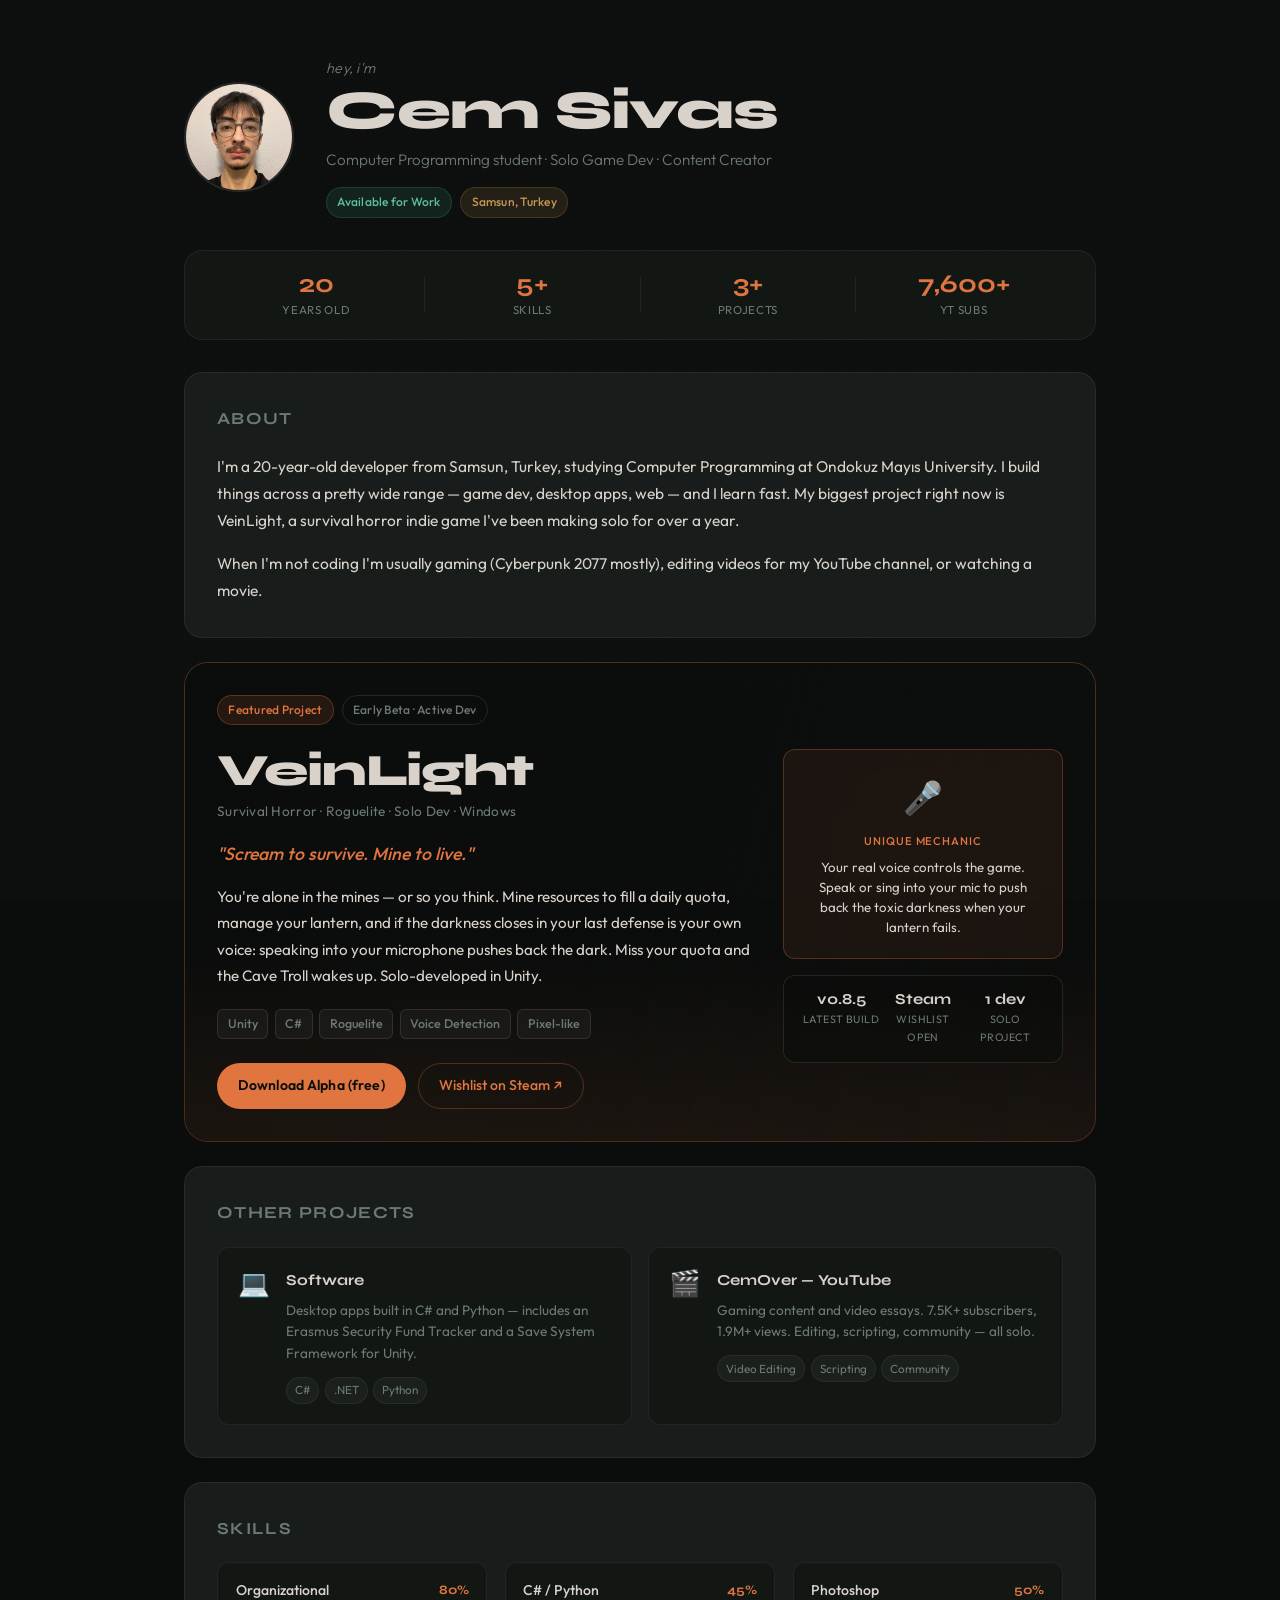
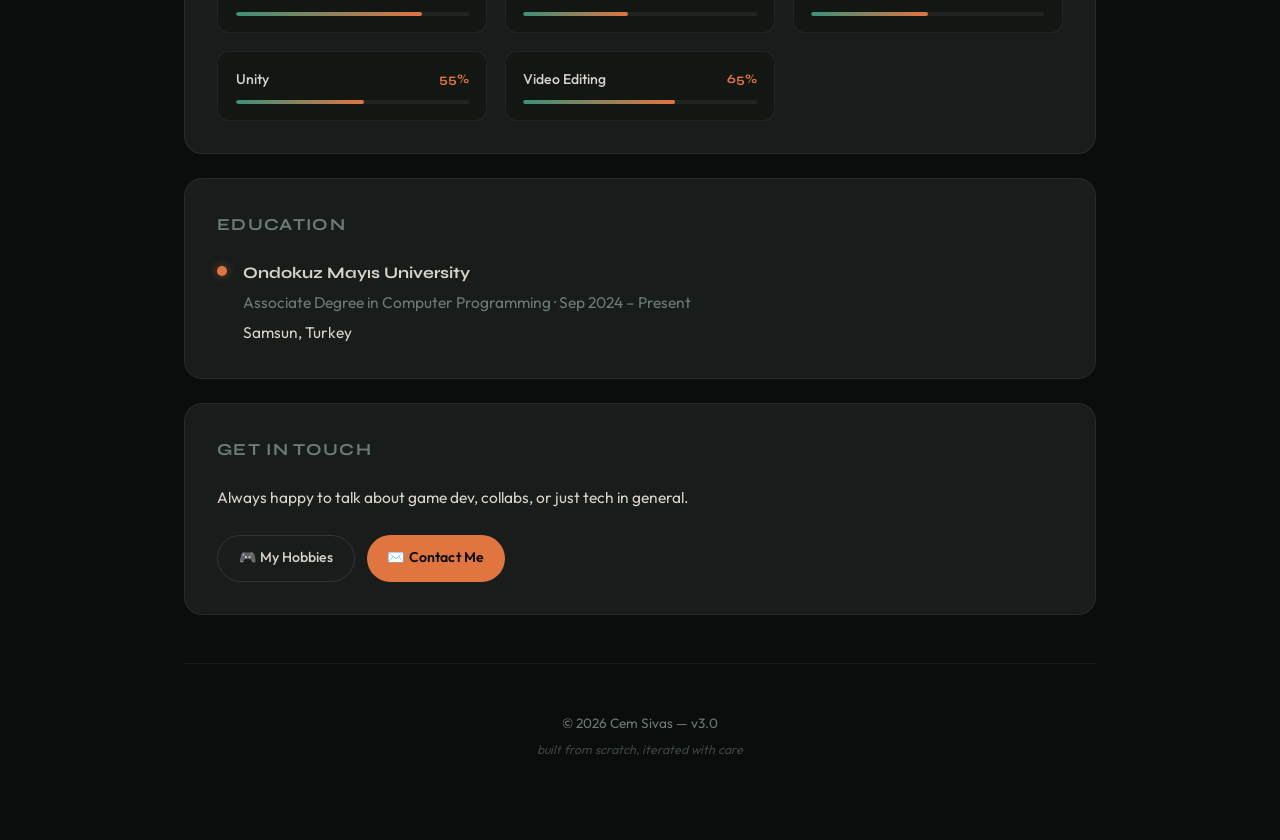
<file: index.html>
<!DOCTYPE html>
<html lang="en">
<head>
  <meta charset="UTF-8">
  <meta name="viewport" content="width=device-width, initial-scale=1.0">
  <title>Hayri Cem Sivas</title>
  <link rel="preconnect" href="https://fonts.googleapis.com">
  <link rel="preconnect" href="https://fonts.gstatic.com" crossorigin>
  <link href="https://fonts.googleapis.com/css2?family=Syne:wght@700;800&family=Outfit:ital,wght@0,300;0,400;0,500;1,300&display=swap" rel="stylesheet">
  <link rel="stylesheet" href="style.css">
</head>
<body>

  <div class="grain"></div>

  <div class="container">

    <header>
      <div class="header-inner">
        <img
          src="./assets/ProfilePhotov2.jpeg"
          alt="Cem Sivas"
          class="profile-img"
          onclick="window.location.href='./public/myScreenshots.html'"
        >
        <div class="header-text">
          <p class="header-pre">hey, i'm</p>
          <h1>Cem Sivas</h1>
          <p class="tagline">Computer Programming student · Solo Game Dev · Content Creator</p>
          <div class="header-badges">
            <span class="badge badge-green">Available for Work</span>
            <span class="badge badge-amber">Samsun, Turkey</span>
          </div>
        </div>
      </div>
    </header>

    <section class="stats-row">
      <div class="stat">
        <span class="stat-n" data-target="20">0</span>
        <span class="stat-l">years old</span>
      </div>
      <div class="stat-div"></div>
      <div class="stat">
        <span class="stat-n" data-target="5" data-suffix="+">0</span>
        <span class="stat-l">skills</span>
      </div>
      <div class="stat-div"></div>
      <div class="stat">
        <span class="stat-n" data-target="3" data-suffix="+">0</span>
        <span class="stat-l">projects</span>
      </div>
      <div class="stat-div"></div>
      <div class="stat">
        <span class="stat-n" data-target="7600" data-suffix="+">0</span>
        <span class="stat-l">yt subs</span>
      </div>
    </section>

    <main>

      <section class="section" id="about">
        <div class="section-card">
          <h2>About</h2>
          <p>I'm a 20-year-old developer from Samsun, Turkey, studying Computer Programming at Ondokuz Mayıs University. I build things across a pretty wide range — game dev, desktop apps, web — and I learn fast. My biggest project right now is VeinLight, a survival horror indie game I've been making solo for over a year.</p>
          <p style="margin-top:1rem">When I'm not coding I'm usually gaming (Cyberpunk 2077 mostly), editing videos for my YouTube channel, or watching a movie.</p>
        </div>
      </section>

      <!-- VEINLIGHT FEATURED -->
      <section class="section" id="veinlight">
        <div class="veinlight-card">
          <div class="vl-eyebrow">
            <span class="badge badge-ember">Featured Project</span>
            <span class="badge badge-outline">Early Beta · Active Dev</span>
          </div>

          <div class="vl-main">
            <div class="vl-info">
              <h2 class="vl-title">VeinLight</h2>
              <p class="vl-subtitle">Survival Horror · Roguelite · Solo Dev · Windows</p>
              <p class="vl-tagline">"Scream to survive. Mine to live."</p>
              <p class="vl-desc">
                You're alone in the mines — or so you think. Mine resources to fill a daily quota, manage your lantern, and if the darkness closes in your last defense is your own voice: speaking into your microphone pushes back the dark. Miss your quota and the Cave Troll wakes up. Solo-developed in Unity.
              </p>
              <div class="vl-tags">
                <span class="vtag">Unity</span>
                <span class="vtag">C#</span>
                <span class="vtag">Roguelite</span>
                <span class="vtag">Voice Detection</span>
                <span class="vtag">Pixel-like</span>
              </div>
              <div class="vl-ctas">
                <a href="https://cemgo.itch.io/veinlight" target="_blank" class="btn-primary">Download Alpha (free)</a>
                <a href="https://store.steampowered.com/app/4291310/VeinLight" target="_blank" class="btn-secondary-ember">Wishlist on Steam ↗</a>
              </div>
            </div>
            <div class="vl-feature-box">
              <div class="vl-mechanic">
                <span class="vl-mic-icon">🎤</span>
                <p class="vl-mechanic-label">Unique Mechanic</p>
                <p class="vl-mechanic-text">Your real voice controls the game. Speak or sing into your mic to push back the toxic darkness when your lantern fails.</p>
              </div>
              <div class="vl-stat-mini">
                <div>
                  <span class="vl-n">v0.8.5</span>
                  <span class="vl-nl">latest build</span>
                </div>
                <div>
                  <span class="vl-n">Steam</span>
                  <span class="vl-nl">wishlist open</span>
                </div>
                <div>
                  <span class="vl-n">1 dev</span>
                  <span class="vl-nl">solo project</span>
                </div>
              </div>
            </div>
          </div>
        </div>
      </section>

      <!-- OTHER PROJECTS -->
      <section class="section" id="projects">
        <div class="section-card">
          <h2>Other Projects</h2>
          <div class="proj-grid">

            <a href="https://github.com/cemsvs" target="_blank" class="proj-card">
              <span class="proj-icon">💻</span>
              <div>
                <h3>Software</h3>
                <p>Desktop apps built in C# and Python — includes an Erasmus Security Fund Tracker and a Save System Framework for Unity.</p>
                <div class="proj-tags">
                  <span>C#</span><span>.NET</span><span>Python</span>
                </div>
              </div>
            </a>

            <a href="https://www.youtube.com/@CemOver" target="_blank" class="proj-card">
              <span class="proj-icon">🎬</span>
              <div>
                <h3>CemOver — YouTube</h3>
                <p>Gaming content and video essays. 7.5K+ subscribers, 1.9M+ views. Editing, scripting, community — all solo.</p>
                <div class="proj-tags">
                  <span>Video Editing</span><span>Scripting</span><span>Community</span>
                </div>
              </div>
            </a>

          </div>
        </div>
      </section>

      <section class="section" id="skills">
        <div class="section-card">
          <h2>Skills</h2>
          <div class="skills-grid">
            <div class="skill-item">
              <div class="skill-header">
                <span class="skill-name">Organizational</span>
                <span class="skill-pct">80%</span>
              </div>
              <div class="skill-track"><div class="skill-fill" data-skill="80"></div></div>
            </div>
            <div class="skill-item">
              <div class="skill-header">
                <span class="skill-name">C# / Python</span>
                <span class="skill-pct">45%</span>
              </div>
              <div class="skill-track"><div class="skill-fill" data-skill="45"></div></div>
            </div>
            <div class="skill-item">
              <div class="skill-header">
                <span class="skill-name">Photoshop</span>
                <span class="skill-pct">50%</span>
              </div>
              <div class="skill-track"><div class="skill-fill" data-skill="50"></div></div>
            </div>
            <div class="skill-item">
              <div class="skill-header">
                <span class="skill-name">Unity</span>
                <span class="skill-pct">55%</span>
              </div>
              <div class="skill-track"><div class="skill-fill" data-skill="55"></div></div>
            </div>
            <div class="skill-item">
              <div class="skill-header">
                <span class="skill-name">Video Editing</span>
                <span class="skill-pct">65%</span>
              </div>
              <div class="skill-track"><div class="skill-fill" data-skill="65"></div></div>
            </div>
          </div>
        </div>
      </section>

      <section class="section" id="education">
        <div class="section-card">
          <h2>Education</h2>
          <div class="edu-item">
            <div class="edu-dot"></div>
            <div>
              <h3>Ondokuz Mayıs University</h3>
              <p class="edu-sub">Associate Degree in Computer Programming · Sep 2024 – Present</p>
              <p class="edu-loc">Samsun, Turkey</p>
            </div>
          </div>
        </div>
      </section>

      <section class="section" id="contact">
        <div class="section-card contact-section">
          <h2>Get in Touch</h2>
          <p>Always happy to talk about game dev, collabs, or just tech in general.</p>
          <div class="btn-row">
            <a href="./public/myHobbies.html" class="btn-ghost">🎮 My Hobbies</a>
            <a href="./public/contact.html" class="btn-primary">✉️ Contact Me</a>
          </div>
        </div>
      </section>

    </main>

    <footer>
      <p>© 2026 Cem Sivas — v3.0</p>
      <p class="footer-sub">built from scratch, iterated with care</p>
    </footer>

  </div>

  <script src="script.js"></script>
</body>
</html>
</file>
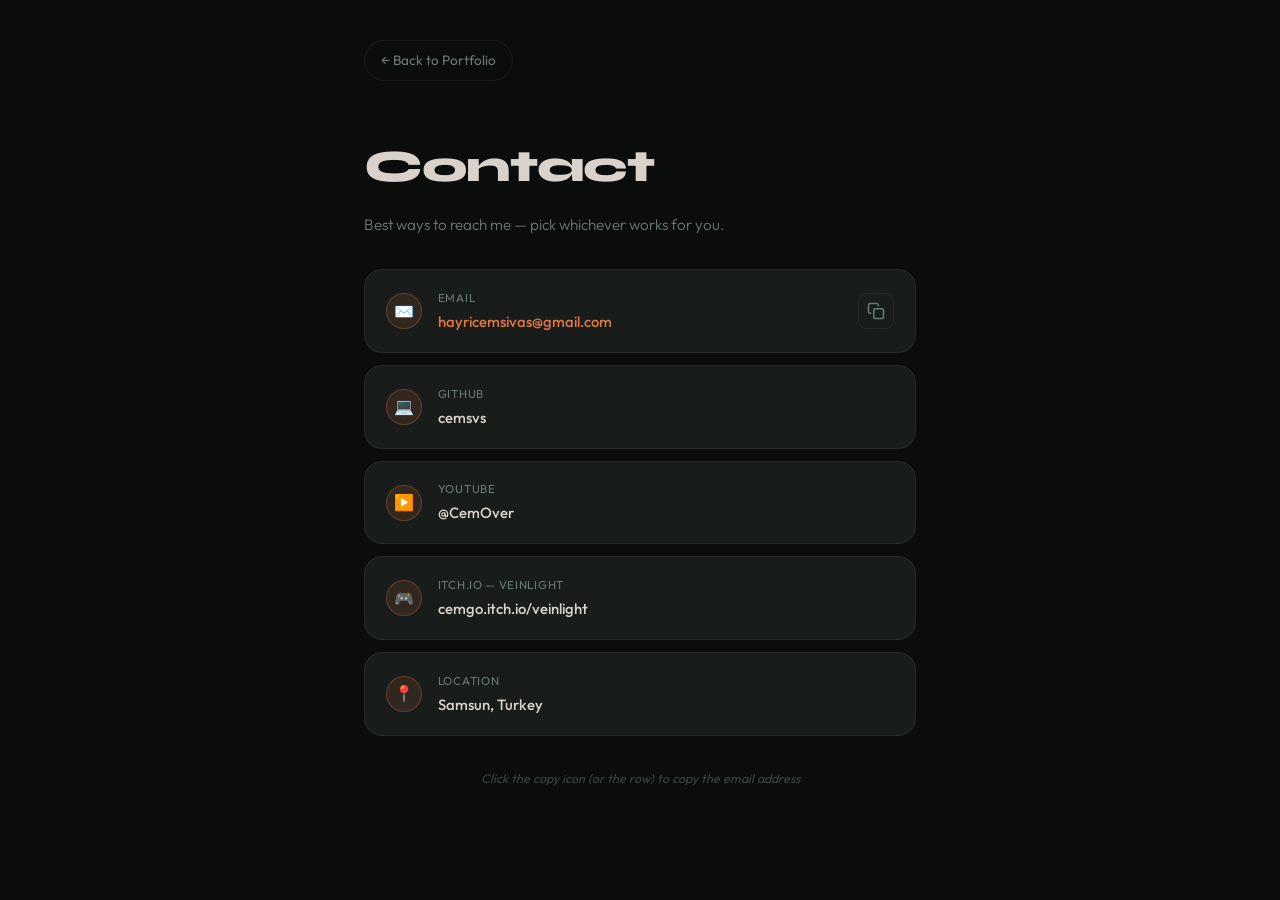
<file: public/contact.html>
<!DOCTYPE html>
<html lang="en">
<head>
  <meta charset="UTF-8">
  <meta name="viewport" content="width=device-width, initial-scale=1.0">
  <title>Contact — Cem Sivas</title>
  <link rel="preconnect" href="https://fonts.googleapis.com">
  <link rel="preconnect" href="https://fonts.gstatic.com" crossorigin>
  <link href="https://fonts.googleapis.com/css2?family=Syne:wght@700;800&family=Outfit:ital,wght@0,300;0,400;0,500;1,300&display=swap" rel="stylesheet">
  <style>
    *, *::before, *::after { margin: 0; padding: 0; box-sizing: border-box; }

    :root {
      --bg: #0b0d0c; --surface: #131714; --card: #181d1b;
      --border: rgba(255,255,255,0.06); --border-md: rgba(255,255,255,0.10);
      --ember: #e07540; --ember-dim: rgba(224,117,64,0.12); --ember-mid: rgba(224,117,64,0.30);
      --teal: #3a9178; --text: #d8d2cb; --text-muted: #6c7a75; --text-dim: #3a4642;
      --radius-md: 12px; --radius-lg: 18px;
    }

    body {
      font-family: 'Outfit', sans-serif;
      background-color: var(--bg);
      color: var(--text);
      min-height: 100vh;
      line-height: 1.7;
      -webkit-font-smoothing: antialiased;
    }

    .container {
      max-width: 600px;
      margin: 0 auto;
      padding: 2.5rem 1.5rem 4rem;
    }

    .back-btn {
      display: inline-flex;
      align-items: center;
      gap: 0.4rem;
      font-size: 0.85rem;
      color: var(--text-muted);
      text-decoration: none;
      border: 1px solid var(--border);
      border-radius: 999px;
      padding: 0.5rem 1rem;
      margin-bottom: 3rem;
      transition: color 0.2s, border-color 0.2s;
    }

    .back-btn:hover { color: var(--text); border-color: var(--border-md); }

    .page-header { margin-bottom: 2rem; }

    .page-header h1 {
      font-family: 'Syne', sans-serif;
      font-weight: 800;
      font-size: clamp(2rem, 5vw, 2.8rem);
      letter-spacing: -0.03em;
      color: var(--text);
      margin-bottom: 0.4rem;
    }

    .page-header p { font-size: 0.95rem; color: var(--text-muted); font-weight: 300; }

    .contact-list {
      display: flex;
      flex-direction: column;
      gap: 0.75rem;
      margin-bottom: 2rem;
    }

    .contact-item {
      display: flex;
      align-items: center;
      gap: 1rem;
      background: var(--card);
      border: 1px solid var(--border);
      border-radius: var(--radius-lg);
      padding: 1.1rem 1.3rem;
      text-decoration: none;
      color: inherit;
      transition: border-color 0.2s, background 0.2s;
    }

    .contact-item:hover { border-color: var(--border-md); background: #1d2220; }

    /* Email satırı için imleç ve göreceli konum */
    .email-copy-item {
      cursor: pointer;
      position: relative;
    }

    .ci-icon {
      width: 36px;
      height: 36px;
      border-radius: 50%;
      background: var(--ember-dim);
      border: 1px solid var(--ember-mid);
      display: flex;
      align-items: center;
      justify-content: center;
      font-size: 1rem;
      flex-shrink: 0;
    }

    /* Yazı bloğu */
    .ci-info {
      flex: 1;
      min-width: 0;
    }

    .ci-label {
      font-size: 0.72rem;
      text-transform: uppercase;
      letter-spacing: 0.06em;
      color: var(--text-muted);
      margin-bottom: 0.1rem;
    }

    .ci-value {
      font-size: 0.93rem;
      color: var(--text);
      font-weight: 500;
    }

    .ci-value.accent { color: var(--ember); }

    /* Kopyalama butonu — kutunun sağ içinde sabit */
    .copy-btn {
      flex-shrink: 0;
      width: 36px;
      height: 36px;
      display: flex;
      align-items: center;
      justify-content: center;
      background: transparent;
      border: 1px solid var(--border);
      border-radius: 8px;
      color: var(--text-muted);
      cursor: pointer;
      transition: color 0.2s, border-color 0.2s, background 0.2s;
    }

    .copy-btn:hover {
      color: var(--text);
      border-color: var(--border-md);
      background: rgba(255,255,255,0.03);
    }

    /* Kopyalandı durumu */
    .copy-btn.copied {
      color: var(--teal);
      border-color: rgba(58,145,120,0.4);
      background: rgba(58,145,120,0.08);
    }

    .copy-btn svg {
      display: block;
    }

    .copy-note {
      font-size: 0.78rem;
      color: var(--text-dim);
      text-align: center;
      font-style: italic;
      margin-top: 1.5rem;
    }

    @media (max-width: 480px) {
      .container { padding: 2rem 1rem 3rem; }
    }
  </style>
</head>
<body>
  <div class="container">
    <a href="../index.html" class="back-btn">← Back to Portfolio</a>

    <div class="page-header">
      <h1>Contact</h1>
      <p>Best ways to reach me — pick whichever works for you.</p>
    </div>

    <div class="contact-list">

      <!-- Email satırı — artık link değil, kopyalama odaklı -->
      <div class="contact-item email-copy-item" id="email-item">
        <div class="ci-icon">✉️</div>
        <div class="ci-info">
          <div class="ci-label">Email</div>
          <div class="ci-value accent">hayricemsivas@gmail.com</div>
        </div>
        <button class="copy-btn" aria-label="Copy email" title="Copy email">
          <!-- Kopyalama ikonu -->
          <svg width="18" height="18" viewBox="0 0 24 24" fill="none" stroke="currentColor" stroke-width="2" stroke-linecap="round" stroke-linejoin="round">
            <rect x="9" y="9" width="13" height="13" rx="2" ry="2"></rect>
            <path d="M5 15H4a2 2 0 0 1-2-2V4a2 2 0 0 1 2-2h9a2 2 0 0 1 2 2v1"></path>
          </svg>
        </button>
      </div>

      <a href="https://github.com/cemsvs" target="_blank" class="contact-item">
        <div class="ci-icon">💻</div>
        <div class="ci-info">
          <div class="ci-label">GitHub</div>
          <div class="ci-value">cemsvs</div>
        </div>
      </a>

      <a href="https://www.youtube.com/@CemOver" target="_blank" class="contact-item">
        <div class="ci-icon">▶️</div>
        <div class="ci-info">
          <div class="ci-label">YouTube</div>
          <div class="ci-value">@CemOver</div>
        </div>
      </a>

      <a href="https://cemgo.itch.io/veinlight" target="_blank" class="contact-item">
        <div class="ci-icon">🎮</div>
        <div class="ci-info">
          <div class="ci-label">itch.io — VeinLight</div>
          <div class="ci-value">cemgo.itch.io/veinlight</div>
        </div>
      </a>

      <div class="contact-item" style="cursor: default;">
        <div class="ci-icon">📍</div>
        <div class="ci-info">
          <div class="ci-label">Location</div>
          <div class="ci-value">Samsun, Turkey</div>
        </div>
      </div>

    </div>

    <p class="copy-note" id="copy-note">Click the copy icon (or the row) to copy the email address</p>
  </div>

  <script>
    (function() {
      const emailItem = document.getElementById('email-item');
      const copyBtn = emailItem.querySelector('.copy-btn');
      const noteEl = document.getElementById('copy-note');
      const emailAddress = 'hayricemsivas@gmail.com';

      // SVG şablonları
      const iconCopy = `<svg width="18" height="18" viewBox="0 0 24 24" fill="none" stroke="currentColor" stroke-width="2" stroke-linecap="round" stroke-linejoin="round">
        <rect x="9" y="9" width="13" height="13" rx="2" ry="2"></rect>
        <path d="M5 15H4a2 2 0 0 1-2-2V4a2 2 0 0 1 2-2h9a2 2 0 0 1 2 2v1"></path>
      </svg>`;

      const iconCheck = `<svg width="18" height="18" viewBox="0 0 24 24" fill="none" stroke="currentColor" stroke-width="2.5" stroke-linecap="round" stroke-linejoin="round">
        <polyline points="20 6 9 17 4 12"></polyline>
      </svg>`;

      let feedbackTimer = null;

      function copyEmail() {
        navigator.clipboard.writeText(emailAddress).then(function() {
          // Buton görünümünü güncelle
          copyBtn.classList.add('copied');
          copyBtn.innerHTML = iconCheck;

          // Alt metni güncelle
          noteEl.textContent = '✓ Copied to clipboard!';
          noteEl.style.color = '#3a9178';

          // Eski zamanlayıcıyı temizle
          if (feedbackTimer) clearTimeout(feedbackTimer);

          // 2 saniye sonra eski haline dön
          feedbackTimer = setTimeout(function() {
            copyBtn.classList.remove('copied');
            copyBtn.innerHTML = iconCopy;
            noteEl.textContent = 'Click the copy icon (or the row) to copy the email address';
            noteEl.style.color = '';
          }, 2000);

        }).catch(function() {
          // Clipboard API desteklenmezse mailto'ya yönlendir
          window.location.href = 'mailto:' + emailAddress;
        });
      }

      // Butona tıklandığında
      copyBtn.addEventListener('click', function(e) {
        e.stopPropagation(); // satırın click'i ile çakışmasın
        copyEmail();
      });

      // Satırın geri kalanına tıklandığında da kopyala
      emailItem.addEventListener('click', function(e) {
        // Butona tıklanmadıysa çalışsın
        if (!e.target.closest('.copy-btn')) {
          copyEmail();
        }
      });

    })();
  </script>
</body>
</html>
</file>
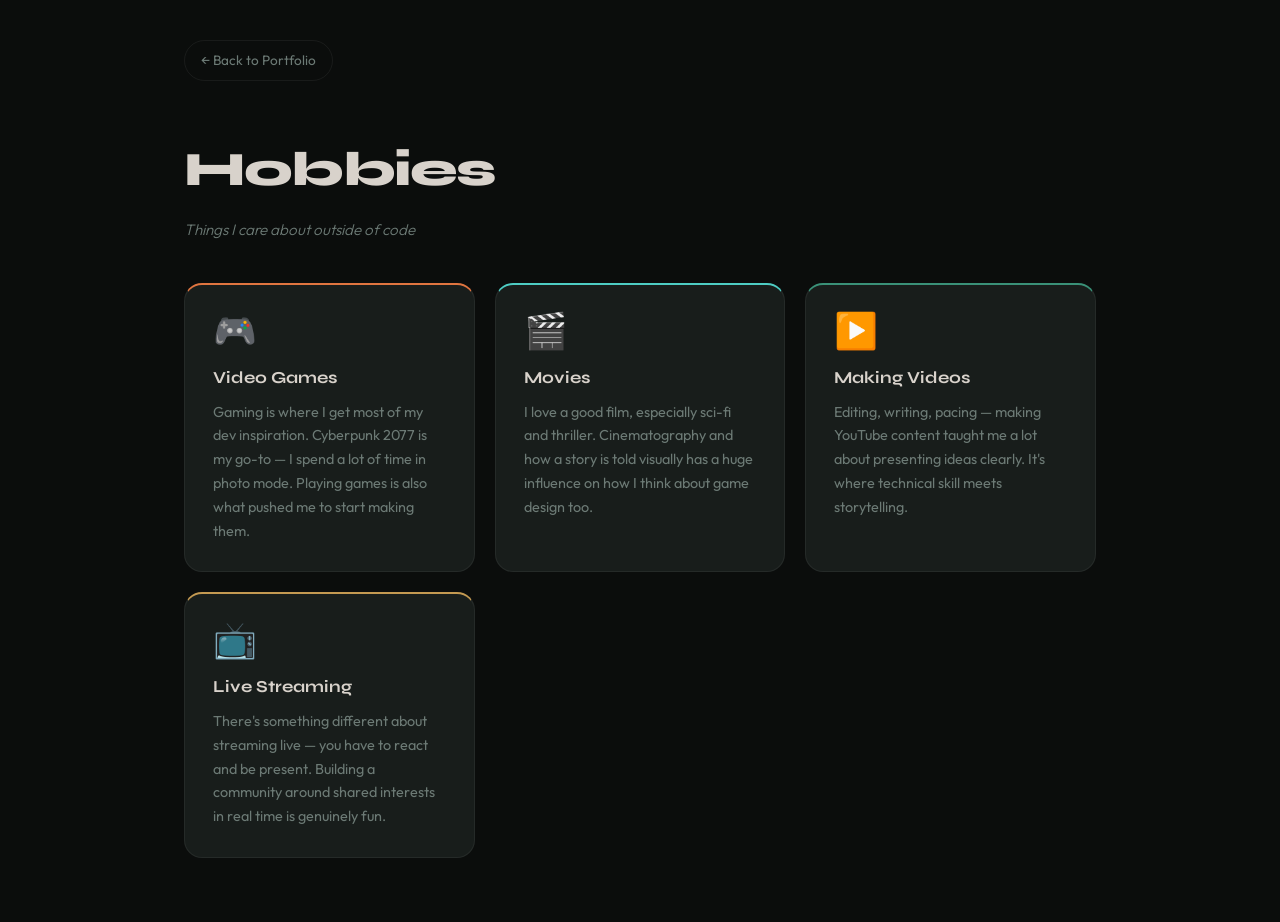
<file: public/myHobbies.html>
<!DOCTYPE html>
<html lang="en">
<head>
  <meta charset="UTF-8">
  <meta name="viewport" content="width=device-width, initial-scale=1.0">
  <title>Hobbies — Cem Sivas</title>
  <link rel="preconnect" href="https://fonts.googleapis.com">
  <link rel="preconnect" href="https://fonts.gstatic.com" crossorigin>
  <link href="https://fonts.googleapis.com/css2?family=Syne:wght@700;800&family=Outfit:ital,wght@0,300;0,400;0,500;1,300&display=swap" rel="stylesheet">
  <style>
    *, *::before, *::after { margin: 0; padding: 0; box-sizing: border-box; }

    :root {
      --bg: #0b0d0c; --surface: #131714; --card: #181d1b;
      --border: rgba(255,255,255,0.06); --border-md: rgba(255,255,255,0.10);
      --ember: #e07540; --ember-dim: rgba(224,117,64,0.12); --ember-mid: rgba(224,117,64,0.30);
      --teal: #3a9178; --text: #d8d2cb; --text-muted: #6c7a75; --text-dim: #3a4642;
      --radius-md: 12px; --radius-lg: 18px; --radius-xl: 24px;
    }

    html { scroll-behavior: smooth; }

    body {
      font-family: 'Outfit', sans-serif;
      background-color: var(--bg);
      color: var(--text);
      min-height: 100vh;
      line-height: 1.7;
      -webkit-font-smoothing: antialiased;
    }

    .container {
      max-width: 960px;
      margin: 0 auto;
      padding: 2.5rem 1.5rem 4rem;
    }

    .back-btn {
      display: inline-flex;
      align-items: center;
      gap: 0.4rem;
      font-size: 0.85rem;
      color: var(--text-muted);
      text-decoration: none;
      border: 1px solid var(--border);
      border-radius: 999px;
      padding: 0.5rem 1rem;
      margin-bottom: 3rem;
      transition: color 0.2s, border-color 0.2s;
    }

    .back-btn:hover { color: var(--text); border-color: var(--border-md); }

    .page-header { margin-bottom: 2.5rem; }

    .page-header h1 {
      font-family: 'Syne', sans-serif;
      font-weight: 800;
      font-size: clamp(2rem, 5vw, 3rem);
      letter-spacing: -0.03em;
      color: var(--text);
      margin-bottom: 0.4rem;
    }

    .page-header p { font-size: 0.95rem; color: var(--text-muted); font-weight: 300; font-style: italic; }

    .hobbies-grid {
      display: grid;
      grid-template-columns: repeat(auto-fit, minmax(280px, 1fr));
      gap: 1.25rem;
    }

    .hobby-card {
      background: var(--card);
      border: 1px solid var(--border);
      border-radius: var(--radius-lg);
      padding: 1.75rem;
      transition: border-color 0.25s, transform 0.2s;
    }

    .hobby-card:hover { border-color: var(--border-md); transform: translateY(-3px); }

    .hobby-icon {
      font-size: 2.2rem;
      display: block;
      margin-bottom: 1rem;
      line-height: 1;
    }

    .hobby-card h2 {
      font-family: 'Syne', sans-serif;
      font-weight: 700;
      font-size: 1.05rem;
      color: var(--text);
      margin-bottom: 0.5rem;
    }

    .hobby-card p { font-size: 0.9rem; color: var(--text-muted); line-height: 1.65; }

    /* accent border per hobby */
    .h-games  { border-top: 2px solid var(--ember); }
    .h-movies { border-top: 2px solid #4ecdc4; }
    .h-videos { border-top: 2px solid var(--teal); }
    .h-stream { border-top: 2px solid #c49a52; }

    @media (max-width: 600px) {
      .hobbies-grid { grid-template-columns: 1fr; }
      .container { padding: 2rem 1rem 3rem; }
    }
  </style>
</head>
<body>
  <div class="container">
    <a href="../index.html" class="back-btn">← Back to Portfolio</a>

    <div class="page-header">
      <h1>Hobbies</h1>
      <p>Things I care about outside of code</p>
    </div>

    <div class="hobbies-grid">
      <div class="hobby-card h-games">
        <span class="hobby-icon">🎮</span>
        <h2>Video Games</h2>
        <p>Gaming is where I get most of my dev inspiration. Cyberpunk 2077 is my go-to — I spend a lot of time in photo mode. Playing games is also what pushed me to start making them.</p>
      </div>

      <div class="hobby-card h-movies">
        <span class="hobby-icon">🎬</span>
        <h2>Movies</h2>
        <p>I love a good film, especially sci-fi and thriller. Cinematography and how a story is told visually has a huge influence on how I think about game design too.</p>
      </div>

      <div class="hobby-card h-videos">
        <span class="hobby-icon">▶️</span>
        <h2>Making Videos</h2>
        <p>Editing, writing, pacing — making YouTube content taught me a lot about presenting ideas clearly. It's where technical skill meets storytelling.</p>
      </div>

      <div class="hobby-card h-stream">
        <span class="hobby-icon">📺</span>
        <h2>Live Streaming</h2>
        <p>There's something different about streaming live — you have to react and be present. Building a community around shared interests in real time is genuinely fun.</p>
      </div>
    </div>
  </div>
</body>
</html>
</file>
<file: style.css>
*, *::before, *::after {
  margin: 0;
  padding: 0;
  box-sizing: border-box;
}

:root {
  --bg:          #0b0d0c;
  --surface:     #131714;
  --card:        #181d1b;
  --card-hover:  #1d2422;
  --border:      rgba(255,255,255,0.06);
  --border-md:   rgba(255,255,255,0.10);

  --ember:       #e07540;
  --ember-dim:   rgba(224, 117, 64, 0.12);
  --ember-mid:   rgba(224, 117, 64, 0.30);
  --teal:        #3a9178;
  --teal-dim:    rgba(58, 145, 120, 0.12);

  --text:        #d8d2cb;
  --text-muted:  #6c7a75;
  --text-dim:    #3a4642;

  --radius-sm:   6px;
  --radius-md:   12px;
  --radius-lg:   18px;
  --radius-xl:   24px;
}

html { scroll-behavior: smooth; }

body {
  font-family: 'Outfit', sans-serif;
  font-weight: 400;
  background-color: var(--bg);
  color: var(--text);
  min-height: 100vh;
  line-height: 1.7;
  overflow-x: hidden;
  -webkit-font-smoothing: antialiased;
}

/* subtle grain overlay */
.grain {
  position: fixed;
  inset: 0;
  z-index: 0;
  pointer-events: none;
  opacity: 0.035;
  background-image: url("data:image/svg+xml,%3Csvg viewBox='0 0 256 256' xmlns='http://www.w3.org/2000/svg'%3E%3Cfilter id='n'%3E%3CfeTurbulence type='fractalNoise' baseFrequency='0.9' numOctaves='4' stitchTiles='stitch'/%3E%3C/filter%3E%3Crect width='100%25' height='100%25' filter='url(%23n)'/%3E%3C/svg%3E");
  background-size: 200px 200px;
}

.container {
  max-width: 960px;
  margin: 0 auto;
  padding: 0 1.5rem 4rem;
  position: relative;
  z-index: 1;
}

/* ─── HEADER ─────────────────────────────────────────── */

header {
  padding: 3.5rem 0 2rem;
}

.header-inner {
  display: flex;
  align-items: center;
  gap: 2rem;
  flex-wrap: wrap;
}

.profile-img {
  width: 110px;
  height: 110px;
  border-radius: 50%;
  object-fit: cover;
  border: 2px solid var(--border-md);
  cursor: pointer;
  flex-shrink: 0;
  transition: border-color 0.3s, transform 0.4s cubic-bezier(.34,1.56,.64,1);
}

.profile-img:hover {
  border-color: var(--ember);
  transform: scale(1.06) rotate(4deg);
}

.header-text {
  flex: 1;
  min-width: 220px;
}

.header-pre {
  font-size: 0.9rem;
  color: var(--text-muted);
  font-style: italic;
  font-weight: 300;
  margin-bottom: 0.1rem;
  letter-spacing: 0.02em;
}

h1 {
  font-family: 'Syne', sans-serif;
  font-weight: 800;
  font-size: clamp(2.4rem, 5vw, 3.4rem);
  line-height: 1.05;
  color: var(--text);
  letter-spacing: -0.02em;
}

.tagline {
  font-size: 0.95rem;
  color: var(--text-muted);
  margin-top: 0.5rem;
  font-weight: 300;
}

.header-badges {
  display: flex;
  gap: 0.5rem;
  flex-wrap: wrap;
  margin-top: 0.9rem;
}

/* ─── BADGES ─────────────────────────────────────────── */

.badge {
  font-size: 0.75rem;
  font-weight: 500;
  padding: 0.25rem 0.65rem;
  border-radius: 999px;
  letter-spacing: 0.02em;
  display: inline-flex;
  align-items: center;
}

.badge-green {
  background: rgba(58, 145, 120, 0.15);
  color: #5bbfa0;
  border: 1px solid rgba(58, 145, 120, 0.25);
}

.badge-amber {
  background: rgba(200, 150, 80, 0.12);
  color: #c49a52;
  border: 1px solid rgba(200, 150, 80, 0.2);
}

.badge-ember {
  background: var(--ember-dim);
  color: var(--ember);
  border: 1px solid var(--ember-mid);
}

.badge-outline {
  background: transparent;
  color: var(--text-muted);
  border: 1px solid var(--border-md);
}

/* ─── STATS ROW ──────────────────────────────────────── */

.stats-row {
  display: flex;
  align-items: center;
  gap: 0;
  background: var(--surface);
  border: 1px solid var(--border);
  border-radius: var(--radius-lg);
  padding: 1.25rem 1.5rem;
  margin-bottom: 2rem;
  overflow: hidden;
}

.stat {
  flex: 1;
  text-align: center;
  min-width: 0;
}

.stat-n {
  display: block;
  font-family: 'Syne', sans-serif;
  font-weight: 700;
  font-size: 1.6rem;
  color: var(--ember);
  line-height: 1;
  margin-bottom: 0.2rem;
}

.stat-l {
  display: block;
  font-size: 0.72rem;
  color: var(--text-muted);
  text-transform: uppercase;
  letter-spacing: 0.06em;
}

.stat-div {
  width: 1px;
  height: 36px;
  background: var(--border);
  flex-shrink: 0;
}

/* ─── SECTIONS ───────────────────────────────────────── */

.section {
  margin-bottom: 1.5rem;
}

.section-card {
  background: var(--card);
  border: 1px solid var(--border);
  border-radius: var(--radius-lg);
  padding: 2rem;
  transition: border-color 0.2s;
}

.section-card:hover {
  border-color: var(--border-md);
}

.section-card h2 {
  font-family: 'Syne', sans-serif;
  font-weight: 700;
  font-size: 1.05rem;
  color: var(--text-muted);
  text-transform: uppercase;
  letter-spacing: 0.08em;
  margin-bottom: 1.2rem;
}

.section-card p {
  color: var(--text);
  font-size: 0.97rem;
  line-height: 1.75;
}

/* ─── VEINLIGHT CARD ─────────────────────────────────── */

.veinlight-card {
  border: 1px solid var(--ember-mid);
  border-radius: var(--radius-xl);
  padding: 2rem;
  position: relative;
  overflow: hidden;
  transition: border-color 0.3s;
  /* Game screenshot as background */
  background-image: url('https://img.itch.zone/aW1nLzI0NzI3OTcxLnBuZw==/original/RmxMtE.png');
  background-size: cover;
  background-position: center top;
}

/* Dark gradient overlay — heavy left (text), fades right (image shows) */
.veinlight-card::before {
  content: '';
  position: absolute;
  inset: 0;
  background:
    linear-gradient(
      105deg,
      rgba(11,13,12,0.96) 0%,
      rgba(11,13,12,0.88) 45%,
      rgba(11,13,12,0.55) 70%,
      rgba(11,13,12,0.25) 100%
    );
  pointer-events: none;
  z-index: 0;
}

/* Ember vignette along the bottom edge */
.veinlight-card::after {
  content: '';
  position: absolute;
  inset: 0;
  background: linear-gradient(to top, rgba(224,117,64,0.08) 0%, transparent 40%);
  pointer-events: none;
  z-index: 0;
}

.veinlight-card:hover {
  border-color: rgba(224, 117, 64, 0.6);
}

/* All content above the overlay */
.vl-eyebrow,
.vl-main {
  position: relative;
  z-index: 1;
}

.vl-eyebrow {
  display: flex;
  gap: 0.5rem;
  margin-bottom: 1.5rem;
  flex-wrap: wrap;
}

.vl-main {
  display: grid;
  grid-template-columns: 1fr 280px;
  gap: 2rem;
  align-items: start;
}

.vl-title {
  font-family: 'Syne', sans-serif;
  font-weight: 800;
  font-size: clamp(2rem, 4vw, 2.8rem);
  color: var(--text);
  letter-spacing: -0.03em;
  line-height: 1;
  margin-bottom: 0.4rem;
}

.vl-subtitle {
  font-size: 0.85rem;
  color: var(--text-muted);
  margin-bottom: 1rem;
  letter-spacing: 0.02em;
}

.vl-tagline {
  font-size: 1.1rem;
  font-weight: 500;
  color: var(--ember);
  font-style: italic;
  margin-bottom: 0.9rem;
}

.vl-desc {
  font-size: 0.95rem;
  color: var(--text);
  line-height: 1.75;
  margin-bottom: 1.2rem;
}

.vl-tags {
  display: flex;
  flex-wrap: wrap;
  gap: 0.4rem;
  margin-bottom: 1.5rem;
}

.vtag {
  font-size: 0.78rem;
  padding: 0.2rem 0.6rem;
  background: rgba(255,255,255,0.04);
  border: 1px solid var(--border-md);
  border-radius: var(--radius-sm);
  color: var(--text-muted);
  font-weight: 500;
}

.vl-ctas {
  display: flex;
  gap: 0.75rem;
  flex-wrap: wrap;
}

/* Right panel */
.vl-feature-box {
  display: flex;
  flex-direction: column;
  gap: 1rem;
}

.vl-mechanic {
  background: rgba(224,117,64,0.08);
  backdrop-filter: blur(10px);
  -webkit-backdrop-filter: blur(10px);
  border: 1px solid var(--ember-mid);
  border-radius: var(--radius-md);
  padding: 1.25rem;
  text-align: center;
}

.vl-mic-icon {
  font-size: 2rem;
  display: block;
  margin-bottom: 0.5rem;
}

.vl-mechanic-label {
  font-size: 0.7rem;
  text-transform: uppercase;
  letter-spacing: 0.08em;
  color: var(--ember);
  font-weight: 500;
  margin-bottom: 0.4rem;
}

.vl-mechanic-text {
  font-size: 0.83rem;
  color: var(--text);
  line-height: 1.5;
}

.vl-stat-mini {
  display: flex;
  justify-content: space-between;
  background: rgba(11,13,12,0.55);
  backdrop-filter: blur(10px);
  -webkit-backdrop-filter: blur(10px);
  border: 1px solid var(--border-md);
  border-radius: var(--radius-md);
  padding: 1rem;
}

.vl-stat-mini > div {
  text-align: center;
  flex: 1;
}

.vl-n {
  display: block;
  font-family: 'Syne', sans-serif;
  font-weight: 700;
  font-size: 0.95rem;
  color: var(--text);
  line-height: 1;
  margin-bottom: 0.2rem;
}

.vl-nl {
  display: block;
  font-size: 0.67rem;
  color: var(--text-muted);
  text-transform: uppercase;
  letter-spacing: 0.04em;
}

/* ─── PROJECTS ───────────────────────────────────────── */

.proj-grid {
  display: grid;
  grid-template-columns: repeat(auto-fit, minmax(260px, 1fr));
  gap: 1rem;
  margin-top: 0.5rem;
}

.proj-card {
  display: flex;
  gap: 1rem;
  align-items: flex-start;
  background: var(--surface);
  border: 1px solid var(--border);
  border-radius: var(--radius-md);
  padding: 1.25rem;
  text-decoration: none;
  color: inherit;
  transition: border-color 0.2s, background 0.2s, transform 0.2s;
}

.proj-card:hover {
  border-color: var(--border-md);
  background: var(--card-hover);
  transform: translateY(-2px);
}

.proj-icon {
  font-size: 1.6rem;
  flex-shrink: 0;
  line-height: 1;
  margin-top: 0.1rem;
}

.proj-card h3 {
  font-family: 'Syne', sans-serif;
  font-size: 0.95rem;
  font-weight: 700;
  color: var(--text);
  margin-bottom: 0.35rem;
}

.proj-card p {
  font-size: 0.85rem;
  color: var(--text-muted);
  line-height: 1.6;
  margin-bottom: 0.75rem;
}

.proj-tags {
  display: flex;
  flex-wrap: wrap;
  gap: 0.35rem;
}

.proj-tags span {
  font-size: 0.73rem;
  padding: 0.15rem 0.5rem;
  background: rgba(255,255,255,0.04);
  border: 1px solid var(--border);
  border-radius: 999px;
  color: var(--text-muted);
}

/* ─── SKILLS ─────────────────────────────────────────── */

.skills-grid {
  display: grid;
  grid-template-columns: repeat(auto-fit, minmax(240px, 1fr));
  gap: 1.1rem;
}

.skill-item {
  background: var(--surface);
  border: 1px solid var(--border);
  border-radius: var(--radius-md);
  padding: 1rem 1.1rem;
  transition: border-color 0.2s;
}

.skill-item:hover {
  border-color: var(--border-md);
}

.skill-header {
  display: flex;
  justify-content: space-between;
  align-items: center;
  margin-bottom: 0.55rem;
}

.skill-name {
  font-size: 0.88rem;
  font-weight: 500;
  color: var(--text);
}

.skill-pct {
  font-size: 0.8rem;
  color: var(--ember);
  font-family: 'Syne', sans-serif;
  font-weight: 700;
}

.skill-track {
  height: 4px;
  background: rgba(255,255,255,0.06);
  border-radius: 999px;
  overflow: hidden;
}

.skill-fill {
  height: 100%;
  width: 0;
  background: linear-gradient(90deg, var(--teal), var(--ember));
  border-radius: 999px;
  transition: width 1.2s cubic-bezier(0.4, 0, 0.2, 1);
}

/* ─── EDUCATION ──────────────────────────────────────── */

.edu-item {
  display: flex;
  align-items: flex-start;
  gap: 1rem;
}

.edu-dot {
  width: 10px;
  height: 10px;
  border-radius: 50%;
  background: var(--ember);
  margin-top: 0.45rem;
  flex-shrink: 0;
  box-shadow: 0 0 8px rgba(224,117,64,0.5);
}

.edu-item h3 {
  font-family: 'Syne', sans-serif;
  font-size: 1rem;
  font-weight: 700;
  color: var(--text);
  margin-bottom: 0.2rem;
}

.edu-sub {
  font-size: 0.875rem;
  color: var(--text-muted) !important;
  margin-bottom: 0.15rem;
}

.edu-loc {
  font-size: 0.8rem;
  color: var(--text-dim);
}

/* ─── CONTACT SECTION ────────────────────────────────── */

.contact-section p {
  margin-bottom: 1.5rem;
}

.btn-row {
  display: flex;
  gap: 0.75rem;
  flex-wrap: wrap;
}

/* ─── BUTTONS ────────────────────────────────────────── */

.btn-primary {
  display: inline-flex;
  align-items: center;
  padding: 0.65rem 1.3rem;
  background: var(--ember);
  color: #0b0d0c;
  font-weight: 600;
  font-size: 0.88rem;
  border-radius: 999px;
  text-decoration: none;
  transition: opacity 0.2s, transform 0.15s;
  border: none;
  cursor: pointer;
  letter-spacing: 0.01em;
}

.btn-primary:hover {
  opacity: 0.88;
  transform: translateY(-1px);
}

.btn-secondary-ember {
  display: inline-flex;
  align-items: center;
  padding: 0.65rem 1.3rem;
  background: transparent;
  color: var(--ember);
  font-weight: 500;
  font-size: 0.88rem;
  border-radius: 999px;
  text-decoration: none;
  border: 1px solid var(--ember-mid);
  transition: background 0.2s, transform 0.15s;
  cursor: pointer;
}

.btn-secondary-ember:hover {
  background: var(--ember-dim);
  transform: translateY(-1px);
}

.btn-ghost {
  display: inline-flex;
  align-items: center;
  padding: 0.65rem 1.3rem;
  background: transparent;
  color: var(--text);
  font-weight: 500;
  font-size: 0.88rem;
  border-radius: 999px;
  text-decoration: none;
  border: 1px solid var(--border-md);
  transition: background 0.2s, transform 0.15s;
  cursor: pointer;
}

.btn-ghost:hover {
  background: rgba(255,255,255,0.04);
  transform: translateY(-1px);
}

/* ─── FOOTER ─────────────────────────────────────────── */

footer {
  text-align: center;
  padding: 3rem 0 1rem;
  border-top: 1px solid var(--border);
  margin-top: 3rem;
}

footer p {
  font-size: 0.85rem;
  color: var(--text-muted);
}

.footer-sub {
  font-size: 0.78rem !important;
  color: var(--text-dim) !important;
  margin-top: 0.25rem;
  font-style: italic;
}

/* ─── SCROLLBAR ──────────────────────────────────────── */

::-webkit-scrollbar { width: 8px; }
::-webkit-scrollbar-track { background: var(--bg); }
::-webkit-scrollbar-thumb { background: var(--border-md); border-radius: 4px; }
::-webkit-scrollbar-thumb:hover { background: var(--ember); }

/* ─── RESPONSIVE ─────────────────────────────────────── */

@media (max-width: 700px) {
  .container { padding: 0 1rem 3rem; }
  header { padding: 2.5rem 0 1.5rem; }
  .header-inner { gap: 1.25rem; }
  .profile-img { width: 80px; height: 80px; }

  .stats-row { flex-wrap: wrap; padding: 1rem; gap: 0.75rem; }
  .stat-div { display: none; }
  .stat { flex-basis: calc(50% - 0.375rem); text-align: left; }

  .vl-main { grid-template-columns: 1fr; }
  .vl-feature-box { display: none; }

  .proj-grid { grid-template-columns: 1fr; }
  .skills-grid { grid-template-columns: 1fr; }

  .section-card { padding: 1.4rem; }
  .veinlight-card { padding: 1.4rem; }

  .btn-row { flex-direction: column; }
  .btn-row a { text-align: center; justify-content: center; }

  .vl-ctas { flex-direction: column; }
  .vl-ctas a { text-align: center; justify-content: center; }
}

@media (max-width: 480px) {
  h1 { font-size: 2.1rem; }
  .vl-title { font-size: 2rem; }
}
</file>
